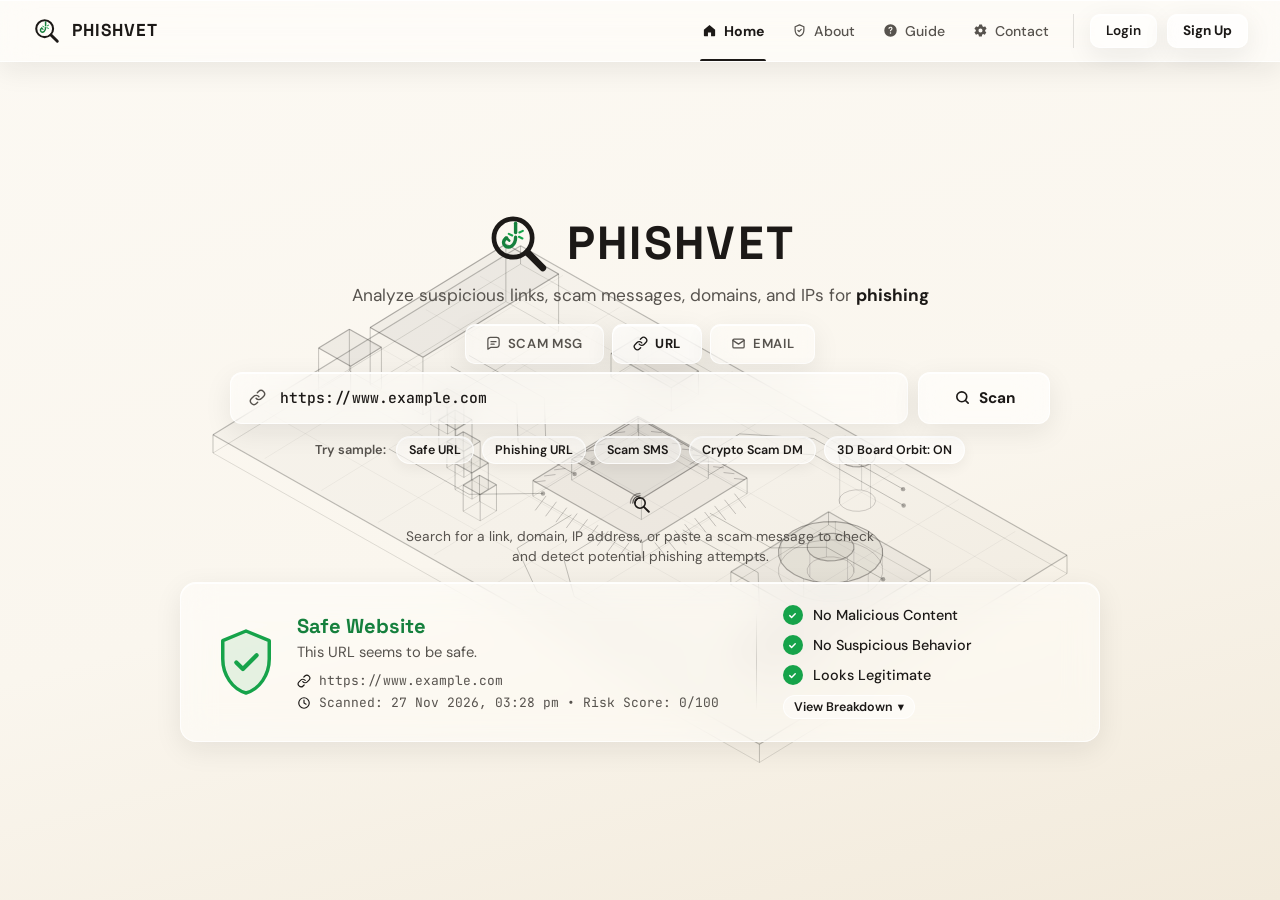
<file: index.html>
<!DOCTYPE html>
<html lang="en">

<head>
    <meta charset="UTF-8" />
    <meta name="viewport" content="width=device-width, initial-scale=1.0" />
    <title>PhishVet — Phishing Link &amp; Scam Message Checker</title>
    <link rel="preconnect" href="https://fonts.googleapis.com" />
    <link rel="preconnect" href="https://fonts.gstatic.com" crossorigin />
    <link
        href="https://fonts.googleapis.com/css2?family=DM+Sans:ital,opsz,wght@0,9..40,400;0,9..40,500;0,9..40,600;0,9..40,700&family=JetBrains+Mono:wght@400;500&family=Space+Grotesk:wght@600;700&display=swap"
        rel="stylesheet" />
    <link rel="stylesheet" href="style.css">
</head>

<body>
    <!-- Warm Cream Backdrop + 3D Isometric Wireframe Circuit Board (z-index: -1) -->
    <div class="bg-stage" aria-hidden="true">
        <canvas id="pcb-canvas"></canvas>
    </div>

    <!-- Top Navigation Bar -->
    <header class="navbar">
        <div class="navbar-inner">
            <a href="#home" class="nav-brand" id="brand-home-link" aria-label="PhishVet Home">
                <svg class="brand-icon brand-icon--nav" viewBox="0 0 64 64" fill="none" aria-hidden="true">
                    <circle cx="27" cy="27" r="18" stroke="#1C1917" stroke-width="4.4" />
                    <path d="M40.5 40.5L54 54" stroke="#1C1917" stroke-width="6.2" stroke-linecap="round" />
                    <path d="M29 13L29 21" stroke="#15803D" stroke-width="3.2" stroke-linecap="round" />
                    <path d="M29 25C29 33 23 36 19.5 33.5C17 31.5 18 27 21 26" stroke="#15803D" stroke-width="3.2"
                        stroke-linecap="round" />
                    <path d="M20.5 25.5L23.5 28.5" stroke="#15803D" stroke-width="2.4" stroke-linecap="round" />
                    <path d="M23 22L26 23.5M32.5 21L35.5 19.5M32 25L35 26.5" stroke="#16A34A" stroke-width="2"
                        stroke-linecap="round" />
                </svg>
                <span class="brand-wordmark brand-wordmark--nav">PHISHVET</span>
            </a>

            <button type="button" class="nav-toggle" id="nav-toggle" aria-expanded="false"
                aria-controls="nav-right-group" aria-label="Toggle navigation menu">
                <svg viewBox="0 0 24 24" fill="none" stroke="currentColor" stroke-width="2" stroke-linecap="round">
                    <path d="M4 7h16M4 12h16M4 17h16" />
                </svg>
            </button>

            <div class="nav-right-group" id="nav-right-group">
                <nav class="nav-links" aria-label="Primary Navigation">
                    <button type="button" class="nav-link is-active" data-nav="home">
                        <svg class="nav-link-icon" viewBox="0 0 24 24" fill="currentColor" aria-hidden="true">
                            <path d="M12 3.2L3 10.7V20a1 1 0 001 1h5.5v-6h5v6H20a1 1 0 001-1v-9.3L12 3.2z" />
                        </svg>
                        <span>Home</span>
                    </button>

                    <button type="button" class="nav-link" data-nav="about">
                        <svg class="nav-link-icon" viewBox="0 0 24 24" fill="none" stroke="currentColor"
                            stroke-width="2" stroke-linecap="round" stroke-linejoin="round" aria-hidden="true">
                            <path d="M12 3l7 3v5c0 4.5-3 8.4-7 10-4-1.6-7-5.5-7-10V6l7-3z" />
                            <path d="M9.5 12l1.8 1.8 3.5-3.6" />
                        </svg>
                        <span>About</span>
                    </button>

                    <button type="button" class="nav-link" data-nav="guide">
                        <svg class="nav-link-icon" viewBox="0 0 24 24" fill="currentColor" aria-hidden="true">
                            <path
                                d="M12 2a10 10 0 100 20 10 10 0 000-20zm0 15.2a1.15 1.15 0 110-2.3 1.15 1.15 0 010 2.3zm1.6-5.7c-.6.4-.8.7-.8 1.5v.3h-1.8v-.4c0-1.2.5-1.9 1.4-2.5.6-.4 1-.8 1-1.4 0-.8-.6-1.3-1.4-1.3-.8 0-1.4.5-1.5 1.3H8.7c.1-1.7 1.4-2.9 3.3-2.9 1.9 0 3.2 1.1 3.2 2.8 0 1.1-.5 1.9-1.6 2.6z" />
                        </svg>
                        <span>Guide</span>
                    </button>

                    <button type="button" class="nav-link" data-nav="contact">
                        <svg class="nav-link-icon" viewBox="0 0 24 24" fill="currentColor" aria-hidden="true">
                            <path
                                d="M19.4 13a7.9 7.9 0 000-2l2-1.5a.5.5 0 00.1-.6l-1.9-3.3a.5.5 0 00-.6-.2l-2.3.9a7.4 7.4 0 00-1.7-1l-.4-2.4a.5.5 0 00-.5-.4h-3.8a.5.5 0 00-.5.4l-.4 2.4a7.4 7.4 0 00-1.7 1l-2.3-.9a.5.5 0 00-.6.2L2.5 8.9a.5.5 0 00.1.6l2 1.5a7.9 7.9 0 000 2l-2 1.5a.5.5 0 00-.1.6l1.9 3.3a.5.5 0 00.6.2l2.3-.9a7.4 7.4 0 001.7 1l.4 2.4a.5.5 0 00.5.4h3.8a.5.5 0 00.5-.4l.4-2.4a7.4 7.4 0 001.7-1l2.3.9a.5.5 0 00.6-.2l1.9-3.3a.5.5 0 00-.1-.6l-2-1.5zM12 15.2a3.2 3.2 0 110-6.4 3.2 3.2 0 010 6.4z" />
                        </svg>
                        <span>Contact</span>
                    </button>
                </nav>

                <div class="nav-auth">
                    <button type="button" class="glass-btn glass-btn--login" id="btn-login" data-auth="login">
                        Login
                    </button>
                    <button type="button" class="glass-btn glass-btn--signup" id="btn-signup" data-auth="signup">
                        Sign Up
                    </button>
                </div>
            </div>
        </div>
    </header>

    <!-- Main Content -->
    <main class="main-shell" id="home">
        <!-- Hero Branding -->
        <section class="hero-section" aria-label="PhishVet Hero">
            <div class="hero-lockup">
                <svg class="brand-icon brand-icon--hero" viewBox="0 0 80 80" fill="none" aria-hidden="true">
                    <circle cx="33" cy="33" r="22.5" stroke="#1C1917" stroke-width="5.5" />
                    <path d="M50 50L68 68" stroke="#1C1917" stroke-width="8" stroke-linecap="round" />
                    <path d="M36 15.5L36 26.5" stroke="#15803D" stroke-width="4" stroke-linecap="round" />
                    <path d="M36 32C36 42 28.5 45.5 24 42.5C20.5 40 21.5 34.5 25.5 33" stroke="#15803D" stroke-width="4"
                        stroke-linecap="round" />
                    <path d="M24.5 32.5L28.5 36" stroke="#15803D" stroke-width="3" stroke-linecap="round" />
                    <path d="M28 28L32 30M40.5 26.5L44.5 24.5M40 31.5L44 33.5" stroke="#16A34A" stroke-width="2.4"
                        stroke-linecap="round" />
                </svg>
                <h1 class="brand-wordmark brand-wordmark--hero">PHISHVET</h1>
            </div>

            <p class="hero-subtitle">
                Analyze suspicious links, scam messages, domains, and IPs for <span
                    class="hero-subtitle-accent">phishing</span>
            </p>
        </section>

        <!-- Scanner Widget -->
        <section class="scanner-section" aria-label="Phishing Link, Scam Message, and Email Checker">
            <!-- Top Tabs (SCAM MSG / URL / EMAIL) -->
            <div class="scanner-tabs" role="tablist" aria-label="Check mode">
                <button type="button" class="scanner-tab" id="tab-message" role="tab" aria-selected="false"
                    aria-controls="panel-message">
                    <svg class="tab-icon" viewBox="0 0 24 24" fill="none" stroke="currentColor" stroke-width="2"
                        stroke-linecap="round" stroke-linejoin="round" aria-hidden="true">
                        <path d="M21 14a4 4 0 01-4 4H8l-5 3V6a4 4 0 014-4h10a4 4 0 014 4v8z" />
                        <path d="M8 9h8M8 13h5" />
                    </svg>
                    <span>SCAM MSG</span>
                </button>

                <button type="button" class="scanner-tab is-active" id="tab-url" role="tab" aria-selected="true"
                    aria-controls="panel-url">
                    <svg class="tab-icon" viewBox="0 0 24 24" fill="none" stroke="currentColor" stroke-width="2.1"
                        stroke-linecap="round" stroke-linejoin="round" aria-hidden="true">
                        <path d="M10 13a5 5 0 007.54.54l3-3a5 5 0 00-7.07-7.07l-1.72 1.71" />
                        <path d="M14 11a5 5 0 00-7.54-.54l-3 3a5 5 0 007.07 7.07l1.71-1.71" />
                    </svg>
                    <span>URL</span>
                </button>

                <button type="button" class="scanner-tab" id="tab-email" role="tab" aria-selected="false"
                    aria-controls="panel-email">
                    <svg class="tab-icon" viewBox="0 0 24 24" fill="none" stroke="currentColor" stroke-width="2"
                        stroke-linecap="round" stroke-linejoin="round" aria-hidden="true">
                        <rect x="3" y="5" width="18" height="14" rx="2" />
                        <path d="M3 7l9 6 9-6" />
                    </svg>
                    <span>EMAIL</span>
                </button>
            </div>

            <!-- Main Input Bar + Scan Button -->
            <form class="scanner-form" id="scanner-form" novalidate>
                <!-- URL Panel -->
                <div class="scanner-input-wrap" id="panel-url" role="tabpanel" aria-labelledby="tab-url">
                    <svg class="input-leading-icon" viewBox="0 0 24 24" fill="none" stroke="currentColor"
                        stroke-width="2" stroke-linecap="round" stroke-linejoin="round" aria-hidden="true">
                        <path d="M10 13a5 5 0 007.54.54l3-3a5 5 0 00-7.07-7.07l-1.72 1.71" />
                        <path d="M14 11a5 5 0 00-7.54-.54l-3 3a5 5 0 007.07 7.07l1.71-1.71" />
                    </svg>
                    <input type="text" id="url-input" class="scanner-input" value="https://www.example.com"
                        placeholder="Paste a suspicious link (e.g. https://...) to inspect..." autocomplete="off"
                        spellcheck="false" aria-label="Enter a URL, domain, or IP address to check" />
                </div>

                <!-- SCAM MSG Panel -->
                <div class="scanner-input-wrap scanner-input-wrap--rich is-hidden" id="panel-message" role="tabpanel"
                    aria-labelledby="tab-message">
                    <div class="rich-field-header">
                        <label for="message-input" class="rich-field-label">
                            <svg class="input-leading-icon" viewBox="0 0 24 24" fill="none" stroke="currentColor"
                                stroke-width="2" stroke-linecap="round" stroke-linejoin="round" aria-hidden="true">
                                <path d="M21 14a4 4 0 01-4 4H8l-5 3V6a4 4 0 014-4h10a4 4 0 014 4v8z" />
                            </svg>
                            <span>Message to check</span>
                        </label>
                        <span class="rich-char-hint" id="message-char-hint">SMS or WhatsApp</span>
                    </div>
                    <textarea id="message-input" class="scanner-textarea" rows="2"
                        placeholder="Paste a suspicious SMS or WhatsApp message..." spellcheck="false"></textarea>
                </div>

                <!-- EMAIL Panel -->
                <div class="scanner-input-wrap scanner-input-wrap--rich is-hidden" id="panel-email" role="tabpanel"
                    aria-labelledby="tab-email">
                    <div class="rich-field-header">
                        <label for="email-input" class="rich-field-label">
                            <svg class="input-leading-icon" viewBox="0 0 24 24" fill="none" stroke="currentColor"
                                stroke-width="2" stroke-linecap="round" stroke-linejoin="round" aria-hidden="true">
                                <rect x="3" y="5" width="18" height="14" rx="2" />
                                <path d="M3 7l9 6 9-6" />
                            </svg>
                            <span>Email to check</span>
                        </label>
                        <span class="rich-char-hint" id="email-char-hint">Address, headers, or body</span>
                    </div>
                    <textarea id="email-input" class="scanner-textarea scanner-textarea--mono" rows="2"
                        placeholder="Enter a suspicious email address or paste email text..."
                        spellcheck="false"></textarea>
                </div>

                <button type="submit" class="scan-btn" id="scan-btn">
                    <svg class="scan-btn-icon" viewBox="0 0 24 24" fill="none" stroke="currentColor" stroke-width="2.3"
                        stroke-linecap="round" stroke-linejoin="round" aria-hidden="true">
                        <circle cx="11" cy="11" r="7" />
                        <line x1="20" y1="20" x2="16.2" y2="16.2" />
                    </svg>
                    <span id="scan-btn-text">Scan</span>
                </button>
            </form>

            <!-- Try Sample Pill Row + 3D Board Orbit Toggle -->
            <div class="sample-row" aria-label="Sample scans and 3D board controls">
                <span class="sample-label">Try sample:</span>
                <button type="button" class="sample-pill" data-sample="safe-url">Safe URL</button>
                <button type="button" class="sample-pill" data-sample="phishing-url">Phishing URL</button>
                <button type="button" class="sample-pill" data-sample="scam-sms">Scam SMS</button>
                <button type="button" class="sample-pill" data-sample="crypto-dm">Crypto Scam DM</button>
                <button type="button" class="sample-pill sample-pill--orbit is-on" id="orbit-toggle"
                    aria-pressed="true">
                    3D Board Orbit: ON
                </button>
            </div>

            <!-- Radar Magnifier Emblem & Helper Caption -->
            <div class="scanner-emblem-block">
                <div class="divider-emblem" aria-hidden="true">
                    <svg viewBox="0 0 40 40" fill="none">
                        <path d="M8 20a12 12 0 0112-12" stroke="currentColor" stroke-width="1.6" stroke-linecap="round"
                            opacity="0.45" />
                        <path d="M11 20a9 9 0 019-9" stroke="currentColor" stroke-width="1.6" stroke-linecap="round"
                            opacity="0.7" />
                        <path d="M14 20a6 6 0 016-6" stroke="currentColor" stroke-width="1.6" stroke-linecap="round" />
                        <circle cx="20" cy="20" r="6.5" stroke="currentColor" stroke-width="2" />
                        <path d="M24.8 24.8L31 31" stroke="currentColor" stroke-width="2.4" stroke-linecap="round" />
                    </svg>
                </div>

                <p class="scanner-caption" id="scanner-caption">
                    Search for a link, domain, IP address, or paste a scam message to check<br />
                    and detect potential phishing attempts.
                </p>
            </div>
        </section>

        <!-- Bottom Scan Result Card -->
        <section class="result-section" aria-live="polite" aria-label="Scan Result">
            <div class="result-card is-safe" id="result-card">
                <div class="result-main-grid">
                    <div class="result-left">
                        <div class="result-shield-wrap" id="result-shield-wrap" aria-hidden="true">
                            <svg class="result-shield-svg" id="result-shield-svg" viewBox="0 0 64 72" fill="none">
                                <path d="M32 4L8 14v19c0 16.5 10.2 31.1 24 35 13.8-3.9 24-18.5 24-35V14L32 4z"
                                    stroke="currentColor" stroke-width="3.6" fill="currentColor" fill-opacity="0.1"
                                    stroke-linejoin="round" />
                                <path id="result-shield-symbol" d="M22 36.5l6.8 6.8L43 29" stroke="currentColor"
                                    stroke-width="4.4" stroke-linecap="round" stroke-linejoin="round" />
                            </svg>
                        </div>

                        <div class="result-meta">
                            <h2 class="result-title" id="result-title">Safe Website</h2>
                            <p class="result-subtitle" id="result-subtitle">This URL seems to be safe.</p>

                            <div class="result-details">
                                <div class="result-detail-row">
                                    <svg class="detail-icon" viewBox="0 0 24 24" fill="none" stroke="currentColor"
                                        stroke-width="2" stroke-linecap="round" stroke-linejoin="round"
                                        aria-hidden="true">
                                        <path d="M10 13a5 5 0 007.54.54l3-3a5 5 0 00-7.07-7.07l-1.72 1.71" />
                                        <path d="M14 11a5 5 0 00-7.54-.54l-3 3a5 5 0 007.07 7.07l1.71-1.71" />
                                    </svg>
                                    <span class="detail-text detail-text--mono"
                                        id="result-target">https://www.example.com</span>
                                </div>

                                <div class="result-detail-row result-detail-row--time">
                                    <svg class="detail-icon" viewBox="0 0 24 24" fill="none" stroke="currentColor"
                                        stroke-width="2" stroke-linecap="round" stroke-linejoin="round"
                                        aria-hidden="true">
                                        <circle cx="12" cy="12" r="9" />
                                        <polyline points="12 7 12 12 15.5 14" />
                                    </svg>
                                    <span class="detail-text detail-text--mono" id="result-timestamp">Scanned: 27 Nov
                                        2026, 03:28 pm &bull; Risk Score: 0/100</span>
                                </div>
                            </div>
                        </div>
                    </div>

                    <div class="result-divider" aria-hidden="true"></div>

                    <div class="result-right">
                        <ul class="result-checks" id="result-checks">
                            <li class="result-check-item">
                                <span class="check-badge" aria-hidden="true">
                                    <svg viewBox="0 0 20 20" fill="none">
                                        <path d="M5.8 10.2l2.8 2.8 5.6-5.8" stroke="currentColor" stroke-width="2.2"
                                            stroke-linecap="round" stroke-linejoin="round" />
                                    </svg>
                                </span>
                                <span>No Malicious Content</span>
                            </li>
                            <li class="result-check-item">
                                <span class="check-badge" aria-hidden="true">
                                    <svg viewBox="0 0 20 20" fill="none">
                                        <path d="M5.8 10.2l2.8 2.8 5.6-5.8" stroke="currentColor" stroke-width="2.2"
                                            stroke-linecap="round" stroke-linejoin="round" />
                                    </svg>
                                </span>
                                <span>No Suspicious Behavior</span>
                            </li>
                            <li class="result-check-item">
                                <span class="check-badge" aria-hidden="true">
                                    <svg viewBox="0 0 20 20" fill="none">
                                        <path d="M5.8 10.2l2.8 2.8 5.6-5.8" stroke="currentColor" stroke-width="2.2"
                                            stroke-linecap="round" stroke-linejoin="round" />
                                    </svg>
                                </span>
                                <span>Looks Legitimate</span>
                            </li>
                        </ul>

                        <button type="button" class="breakdown-toggle" id="breakdown-toggle" aria-expanded="false"
                            aria-controls="breakdown-panel">
                            <span id="breakdown-toggle-label">View Breakdown</span>
                            <span class="breakdown-caret" aria-hidden="true">&#9662;</span>
                        </button>
                    </div>
                </div>

                <!-- Expandable Breakdown Panel -->
                <div class="breakdown-panel is-hidden" id="breakdown-panel">
                    <div class="breakdown-grid" id="breakdown-grid">
                        <div class="breakdown-item">
                            <span class="breakdown-key">Domain &amp; TLD</span>
                            <span class="breakdown-val">Standard reputable TLD</span>
                        </div>
                        <div class="breakdown-item">
                            <span class="breakdown-key">Protocol</span>
                            <span class="breakdown-val">HTTPS encrypted</span>
                        </div>
                        <div class="breakdown-item">
                            <span class="breakdown-key">Phishing Signals</span>
                            <span class="breakdown-val">0 heuristics triggered</span>
                        </div>
                        <div class="breakdown-item">
                            <span class="breakdown-key">Risk Score</span>
                            <span class="breakdown-val">0 / 100 (Safe)</span>
                        </div>
                    </div>
                </div>
            </div>
        </section>
    </main>

    <!-- Compact Frosted Modal for About / Guide / Contact / Login / Sign Up -->
    <div class="info-modal-backdrop is-hidden" id="info-modal-backdrop" role="dialog" aria-modal="true"
        aria-labelledby="info-modal-title">
        <div class="info-modal">
            <div class="info-modal-header">
                <h3 class="info-modal-title" id="info-modal-title">PhishVet</h3>
                <button type="button" class="info-modal-close" id="info-modal-close" aria-label="Close dialog">
                    <svg viewBox="0 0 24 24" fill="none" stroke="currentColor" stroke-width="2" stroke-linecap="round">
                        <path d="M18 6L6 18M6 6l12 12" />
                    </svg>
                </button>
            </div>
            <div class="info-modal-body" id="info-modal-body"></div>
        </div>
    </div>

    <script src="./script.js"></script>
</body>

</html>
</file>
<file: style.css>
/* ==========================================================================
   PhishVet — Warm Cream + 3D Isometric Wireframe Circuit Board + Glassmorphism
   ========================================================================== */
:root {
    /* Warm Cream Base */
    --bg-cream: #faf6ee;
    --bg-cream-deep: #f2eadb;

    /* Frosted Glass Surfaces (0.42 - 0.62) */
    --glass-bg: rgba(255, 255, 255, 0.48);
    --glass-bg-subtle: rgba(255, 255, 255, 0.42);
    --glass-bg-strong: rgba(255, 255, 255, 0.62);
    --glass-blur: blur(16px) saturate(140%);

    /* Specular Borders & Warm Shadows */
    --glass-border: 1px solid rgba(255, 255, 255, 0.8);
    --glass-border-hover: rgba(255, 255, 255, 0.98);
    --glass-shadow:
        inset 0 1px 0 rgba(255, 255, 255, 0.92),
        0 8px 28px rgba(28, 25, 23, 0.08);
    --glass-shadow-hover:
        inset 0 1px 1px #ffffff,
        0 12px 32px rgba(28, 25, 23, 0.12);

    /* High-Contrast Typography & Semantic Emerald */
    --text-primary: #1c1917;
    --text-secondary: #57534e;
    --emerald-title: #15803d;
    --emerald-badge: #16a34a;

    /* Typography */
    --font-display: 'Space Grotesk', system-ui, -apple-system, sans-serif;
    --font-sans: 'DM Sans', system-ui, -apple-system, sans-serif;
    --font-mono: 'JetBrains Mono', ui-monospace, SFMono-Regular, Menlo, monospace;
}

*,
*::before,
*::after {
    box-sizing: border-box;
}

html {
    margin: 0;
    padding: 0;
    min-height: 100%;
    overflow-x: hidden;
    background-color: var(--bg-cream);
}

body {
    margin: 0;
    padding: 0;
    min-height: 100vh;
    overflow-x: hidden;
    background: transparent;
    color: var(--text-primary);
    font-family: var(--font-sans);
    -webkit-font-smoothing: antialiased;
    -moz-osx-font-smoothing: grayscale;
    display: flex;
    flex-direction: column;
    position: relative;
}

.is-hidden {
    display: none !important;
}

/* ==========================================================================
   Cream Canvas + 3D Isometric Wireframe Circuit Board (z-index: -1)
   ========================================================================== */
.bg-stage {
    position: fixed;
    inset: 0;
    z-index: -1;
    pointer-events: none;
    overflow: hidden;
    background: linear-gradient(165deg, #fcf9f3 0%, var(--bg-cream) 55%, var(--bg-cream-deep) 100%);
}

#pcb-canvas {
    position: absolute;
    inset: 0;
    width: 100%;
    height: 100%;
    display: block;
}

/* ==========================================================================
   Top Navigation Bar (Frosted Glass)
   ========================================================================== */
.navbar {
    position: relative;
    z-index: 20;
    width: 100%;
    height: 62px;
    background: var(--glass-bg);
    backdrop-filter: var(--glass-blur);
    -webkit-backdrop-filter: var(--glass-blur);
    border-bottom: var(--glass-border);
    box-shadow: var(--glass-shadow);
}

.navbar-inner {
    max-width: 1280px;
    height: 100%;
    margin: 0 auto;
    padding: 0 32px;
    display: flex;
    align-items: center;
    justify-content: space-between;
    gap: 20px;
}

.nav-brand {
    display: inline-flex;
    align-items: center;
    gap: 10px;
    text-decoration: none;
    flex-shrink: 0;
    border-radius: 6px;
}

.nav-brand:focus-visible {
    outline: 2px solid var(--text-primary);
    outline-offset: 4px;
}

.brand-icon--nav {
    width: 30px;
    height: 30px;
}

.brand-wordmark {
    font-family: var(--font-display);
    font-weight: 700;
    letter-spacing: 0.06em;
    color: var(--text-primary);
    line-height: 1;
    user-select: none;
}

.brand-wordmark--nav {
    font-size: 1.08rem;
}

.nav-right-group {
    display: flex;
    align-items: center;
    height: 100%;
    gap: 22px;
}

.nav-links {
    display: flex;
    align-items: stretch;
    height: 100%;
    gap: 24px;
}

.nav-link {
    position: relative;
    display: inline-flex;
    align-items: center;
    gap: 7px;
    padding: 0 2px;
    background: none;
    border: 0;
    color: var(--text-secondary);
    font-family: var(--font-sans);
    font-size: 0.88rem;
    font-weight: 500;
    cursor: pointer;
    transition: color 0.2s ease;
}

.nav-link:hover {
    color: var(--text-primary);
}

.nav-link:focus-visible {
    color: var(--text-primary);
    outline: 2px solid var(--text-primary);
    outline-offset: -4px;
    border-radius: 4px;
}

.nav-link.is-active {
    color: var(--text-primary);
    font-weight: 700;
}

.nav-link.is-active::after {
    content: '';
    position: absolute;
    left: 0;
    right: 0;
    bottom: 0;
    height: 2px;
    border-radius: 2px 2px 0 0;
    background: var(--text-primary);
}

.nav-link-icon {
    width: 15px;
    height: 15px;
    flex-shrink: 0;
}

.nav-auth {
    display: inline-flex;
    align-items: center;
    gap: 10px;
    padding-left: 16px;
    border-left: 1px solid rgba(28, 25, 23, 0.12);
}

.glass-btn {
    height: 34px;
    padding: 0 15px;
    border-radius: 10px;
    font-family: var(--font-sans);
    font-size: 0.85rem;
    font-weight: 600;
    color: var(--text-primary);
    cursor: pointer;
    border: var(--glass-border);
    background: var(--glass-bg);
    backdrop-filter: var(--glass-blur);
    -webkit-backdrop-filter: var(--glass-blur);
    box-shadow: var(--glass-shadow);
    transition: transform 0.16s ease, box-shadow 0.2s ease, background 0.2s ease, border-color 0.2s ease;
}

.glass-btn--signup {
    background: var(--glass-bg-strong);
    font-weight: 700;
}

.glass-btn:hover {
    transform: translateY(-1px);
    border-color: var(--glass-border-hover);
    background: rgba(255, 255, 255, 0.72);
    box-shadow: var(--glass-shadow-hover);
}

.glass-btn:focus-visible {
    outline: 2px solid var(--text-primary);
    outline-offset: 2px;
}

.nav-toggle {
    display: none;
    align-items: center;
    justify-content: center;
    width: 38px;
    height: 38px;
    border-radius: 10px;
    border: var(--glass-border);
    background: var(--glass-bg);
    backdrop-filter: var(--glass-blur);
    -webkit-backdrop-filter: var(--glass-blur);
    color: var(--text-primary);
    box-shadow: var(--glass-shadow);
    cursor: pointer;
}

.nav-toggle svg {
    width: 20px;
    height: 20px;
}

/* ==========================================================================
   Main Centered Shell
   ========================================================================== */
.main-shell {
    position: relative;
    z-index: 10;
    flex: 1;
    width: 100%;
    max-width: 1080px;
    margin: 0 auto;
    padding: 18px 24px 28px;
    display: flex;
    flex-direction: column;
    align-items: center;
    justify-content: center;
}

/* ==========================================================================
   Hero Section
   ========================================================================== */
.hero-section {
    display: flex;
    flex-direction: column;
    align-items: center;
    text-align: center;
    margin-bottom: 18px;
}

.hero-lockup {
    display: inline-flex;
    align-items: center;
    justify-content: center;
    gap: 14px;
    margin-bottom: 6px;
}

.brand-icon--hero {
    width: 68px;
    height: 68px;
    flex-shrink: 0;
}

.brand-wordmark--hero {
    margin: 0;
    font-size: clamp(2rem, 4.2vw, 2.9rem);
    letter-spacing: 0.05em;
    color: var(--text-primary);
}

.hero-subtitle {
    margin: 0;
    font-size: clamp(0.95rem, 1.4vw, 1.08rem);
    font-weight: 400;
    color: var(--text-secondary);
}

.hero-subtitle-accent {
    font-weight: 700;
    color: var(--text-primary);
}

/* ==========================================================================
   Scanner Section: Tabs + Main Input + Sample Pills + Emblem
   ========================================================================== */
.scanner-section {
    width: 100%;
    max-width: 820px;
    display: flex;
    flex-direction: column;
    align-items: center;
    margin-bottom: 16px;
}

.scanner-tabs {
    display: inline-flex;
    align-items: center;
    justify-content: center;
    gap: 8px;
    margin-bottom: 8px;
    position: relative;
    z-index: 2;
}

.scanner-tab {
    height: 40px;
    padding: 0 20px;
    border-radius: 10px;
    border: var(--glass-border);
    background: var(--glass-bg-subtle);
    backdrop-filter: var(--glass-blur);
    -webkit-backdrop-filter: var(--glass-blur);
    box-shadow: var(--glass-shadow);
    color: var(--text-secondary);
    font-family: var(--font-sans);
    font-size: 0.82rem;
    font-weight: 600;
    letter-spacing: 0.05em;
    display: inline-flex;
    align-items: center;
    justify-content: center;
    gap: 7px;
    cursor: pointer;
    transition: transform 0.16s ease, background 0.2s ease, color 0.2s ease, border-color 0.2s ease, box-shadow 0.2s ease;
}

.scanner-tab:hover {
    color: var(--text-primary);
    background: var(--glass-bg);
    transform: translateY(-1px);
}

.scanner-tab:focus-visible {
    outline: 2px solid var(--text-primary);
    outline-offset: 2px;
}

.scanner-tab.is-active {
    color: var(--text-primary);
    font-weight: 700;
    background: var(--glass-bg-strong);
    border-color: var(--glass-border-hover);
    box-shadow:
        inset 0 1.5px 0 #ffffff,
        0 10px 28px rgba(28, 25, 23, 0.1);
}

.tab-icon {
    width: 15px;
    height: 15px;
    flex-shrink: 0;
}

/* Main Input + Scan Button Row */
.scanner-form {
    width: 100%;
    display: flex;
    align-items: stretch;
    gap: 10px;
    position: relative;
    z-index: 3;
}

.scanner-input-wrap {
    flex: 1;
    min-width: 0;
    min-height: 52px;
    display: flex;
    align-items: center;
    gap: 12px;
    padding: 0 18px;
    border-radius: 12px;
    background: var(--glass-bg);
    backdrop-filter: var(--glass-blur);
    -webkit-backdrop-filter: var(--glass-blur);
    border: var(--glass-border);
    box-shadow: var(--glass-shadow);
    transition: border-color 0.2s ease, box-shadow 0.2s ease, background 0.2s ease;
}

.scanner-input-wrap:focus-within {
    background: var(--glass-bg-strong);
    border-color: var(--glass-border-hover);
    box-shadow:
        inset 0 1px 0 #ffffff,
        0 0 0 3px rgba(28, 25, 23, 0.08),
        0 10px 30px rgba(28, 25, 23, 0.1);
}

.input-leading-icon {
    width: 17px;
    height: 17px;
    color: var(--text-secondary);
    flex-shrink: 0;
}

.scanner-input {
    flex: 1;
    min-width: 0;
    height: 50px;
    border: 0;
    background: transparent;
    color: var(--text-primary);
    font-family: var(--font-mono);
    font-size: 0.92rem;
    font-weight: 500;
    outline: none;
}

.scanner-input::placeholder {
    font-family: var(--font-sans);
    color: var(--text-secondary);
    opacity: 0.78;
}

.scanner-input-wrap--rich {
    flex-direction: column;
    align-items: stretch;
    gap: 5px;
    padding: 10px 16px 12px;
}

.rich-field-header {
    display: flex;
    align-items: center;
    justify-content: space-between;
    gap: 12px;
}

.rich-field-label {
    display: inline-flex;
    align-items: center;
    gap: 7px;
    font-size: 0.8rem;
    font-weight: 700;
    letter-spacing: 0.02em;
    color: var(--text-primary);
}

.rich-char-hint {
    font-family: var(--font-mono);
    font-size: 0.74rem;
    color: var(--text-secondary);
}

.scanner-textarea {
    width: 100%;
    min-height: 62px;
    max-height: 140px;
    resize: vertical;
    border: 0;
    padding: 2px 4px 0 0;
    background: transparent;
    color: var(--text-primary);
    font-family: var(--font-sans);
    font-size: 0.92rem;
    line-height: 1.48;
    outline: none;
}

.scanner-textarea--mono {
    font-family: var(--font-mono);
    font-size: 0.88rem;
}

.scanner-textarea::placeholder {
    font-family: var(--font-sans);
    color: var(--text-secondary);
    opacity: 0.78;
}

.scan-btn {
    width: 132px;
    min-height: 52px;
    flex-shrink: 0;
    border-radius: 12px;
    border: var(--glass-border);
    background: var(--glass-bg-strong);
    backdrop-filter: var(--glass-blur);
    -webkit-backdrop-filter: var(--glass-blur);
    color: var(--text-primary);
    font-family: var(--font-sans);
    font-size: 0.96rem;
    font-weight: 700;
    display: inline-flex;
    align-items: center;
    justify-content: center;
    gap: 8px;
    cursor: pointer;
    box-shadow: var(--glass-shadow);
    transition: transform 0.16s ease, box-shadow 0.2s ease, background 0.2s ease, border-color 0.2s ease;
}

.scan-btn:hover {
    transform: translateY(-1px);
    border-color: var(--glass-border-hover);
    background: rgba(255, 255, 255, 0.78);
    box-shadow: var(--glass-shadow-hover);
}

.scan-btn:focus-visible {
    outline: 2px solid var(--text-primary);
    outline-offset: 2px;
}

.scan-btn:disabled {
    opacity: 0.7;
    cursor: wait;
}

.scan-btn-icon {
    width: 17px;
    height: 17px;
    color: var(--text-primary);
}

/* Sample Pill Row + 3D Board Orbit Toggle */
.sample-row {
    margin-top: 12px;
    display: flex;
    flex-wrap: wrap;
    align-items: center;
    justify-content: center;
    gap: 8px;
}

.sample-label {
    font-size: 0.8rem;
    font-weight: 600;
    color: var(--text-secondary);
    margin-right: 2px;
}

.sample-pill {
    height: 28px;
    padding: 0 12px;
    border-radius: 999px;
    border: var(--glass-border);
    background: var(--glass-bg-subtle);
    backdrop-filter: var(--glass-blur);
    -webkit-backdrop-filter: var(--glass-blur);
    box-shadow:
        inset 0 1px 0 rgba(255, 255, 255, 0.88),
        0 4px 14px rgba(28, 25, 23, 0.06);
    color: var(--text-primary);
    font-family: var(--font-sans);
    font-size: 0.78rem;
    font-weight: 600;
    cursor: pointer;
    transition: transform 0.15s ease, background 0.2s ease, border-color 0.2s ease, box-shadow 0.2s ease;
}

.sample-pill:hover {
    transform: translateY(-1px);
    background: var(--glass-bg-strong);
    border-color: var(--glass-border-hover);
}

.sample-pill:focus-visible {
    outline: 2px solid var(--text-primary);
    outline-offset: 2px;
}

.sample-pill--orbit.is-on {
    background: var(--glass-bg-strong);
    border-color: var(--glass-border-hover);
}

/* Radar Emblem & Helper Caption */
.scanner-emblem-block {
    margin-top: 22px;
    display: flex;
    flex-direction: column;
    align-items: center;
    text-align: center;
}

.divider-emblem {
    width: 34px;
    height: 34px;
    margin-bottom: 6px;
    color: var(--text-primary);
    display: inline-flex;
    align-items: center;
    justify-content: center;
}

.divider-emblem svg {
    width: 32px;
    height: 32px;
}

.scanner-caption {
    margin: 0;
    font-size: 0.86rem;
    line-height: 1.48;
    color: var(--text-secondary);
}

/* ==========================================================================
   Bottom Scan Result Card (Frosted Glass)
   ========================================================================== */
.result-section {
    width: 100%;
    max-width: 920px;
}

.result-card {
    border-radius: 16px;
    padding: 22px 34px;
    background: var(--glass-bg);
    backdrop-filter: var(--glass-blur);
    -webkit-backdrop-filter: var(--glass-blur);
    border: var(--glass-border);
    box-shadow: var(--glass-shadow);
    transition: border-color 0.2s ease, box-shadow 0.2s ease;
}

.result-card.is-warning {
    border-color: rgba(217, 119, 6, 0.55);
}

.result-card.is-danger {
    border-color: rgba(220, 38, 38, 0.55);
}

.result-main-grid {
    display: grid;
    grid-template-columns: 1.55fr auto 0.85fr;
    align-items: center;
    gap: 26px;
}

.result-left {
    display: flex;
    align-items: center;
    gap: 20px;
    min-width: 0;
}

.result-shield-wrap {
    width: 62px;
    height: 70px;
    flex-shrink: 0;
    color: var(--emerald-badge);
    transition: color 0.15s ease;
}

.result-card.is-warning .result-shield-wrap {
    color: #b45309;
}

.result-card.is-danger .result-shield-wrap {
    color: #dc2626;
}

.result-card.is-scanning .result-shield-wrap {
    color: var(--text-secondary);
    animation: pulseShield 1s ease-in-out infinite;
}

@keyframes pulseShield {

    0%,
    100% {
        transform: scale(1);
        opacity: 0.85;
    }

    50% {
        transform: scale(1.04);
        opacity: 1;
    }
}

.result-shield-svg {
    width: 100%;
    height: 100%;
    color: inherit;
}

.result-meta {
    min-width: 0;
}

.result-title {
    margin: 0 0 3px;
    font-family: var(--font-display);
    font-size: 1.26rem;
    font-weight: 700;
    color: var(--emerald-title);
}

.result-card.is-warning .result-title {
    color: #b45309;
}

.result-card.is-danger .result-title {
    color: #dc2626;
}

.result-card.is-scanning .result-title {
    color: var(--text-primary);
}

.result-subtitle {
    margin: 0 0 10px;
    font-size: 0.92rem;
    color: var(--text-secondary);
}

.result-details {
    display: flex;
    flex-direction: column;
    gap: 5px;
}

.result-detail-row {
    display: flex;
    align-items: center;
    gap: 8px;
    font-size: 0.81rem;
    color: var(--text-secondary);
    min-width: 0;
}

.detail-icon {
    width: 14px;
    height: 14px;
    color: var(--text-primary);
    flex-shrink: 0;
}

.detail-text {
    overflow: hidden;
    text-overflow: ellipsis;
    white-space: nowrap;
}

.detail-text--mono {
    font-family: var(--font-mono);
}

.result-detail-row--time .detail-text {
    white-space: normal;
}

.result-divider {
    width: 1px;
    height: 98px;
    background: linear-gradient(180deg, transparent, rgba(28, 25, 23, 0.16), transparent);
}

.result-right {
    display: flex;
    flex-direction: column;
    align-items: flex-start;
    gap: 10px;
}

.result-checks {
    list-style: none;
    margin: 0;
    padding: 0;
    display: flex;
    flex-direction: column;
    gap: 10px;
}

.result-check-item {
    display: flex;
    align-items: center;
    gap: 10px;
    font-size: 0.9rem;
    color: var(--text-primary);
    font-weight: 500;
}

.check-badge {
    width: 20px;
    height: 20px;
    border-radius: 999px;
    flex-shrink: 0;
    display: inline-flex;
    align-items: center;
    justify-content: center;
    background: var(--emerald-badge);
    color: #ffffff;
}

.check-badge.is-warn {
    background: #b45309;
}

.check-badge.is-bad {
    background: #dc2626;
}

.check-badge.is-info {
    background: var(--text-secondary);
}

.check-badge svg {
    width: 13px;
    height: 13px;
}

.breakdown-toggle {
    display: inline-flex;
    align-items: center;
    gap: 5px;
    padding: 3px 10px;
    border-radius: 999px;
    border: var(--glass-border);
    background: var(--glass-bg-subtle);
    color: var(--text-primary);
    font-family: var(--font-sans);
    font-size: 0.78rem;
    font-weight: 600;
    cursor: pointer;
    transition: background 0.2s ease, border-color 0.2s ease;
}

.breakdown-toggle:hover {
    background: var(--glass-bg-strong);
    border-color: var(--glass-border-hover);
}

.breakdown-caret {
    display: inline-block;
    transition: transform 0.2s ease;
}

.breakdown-toggle[aria-expanded='true'] .breakdown-caret {
    transform: rotate(180deg);
}

.breakdown-panel {
    margin-top: 16px;
    padding-top: 14px;
    border-top: 1px solid rgba(28, 25, 23, 0.12);
}

.breakdown-grid {
    display: grid;
    grid-template-columns: repeat(4, minmax(0, 1fr));
    gap: 12px;
}

.breakdown-item {
    padding: 10px 12px;
    border-radius: 10px;
    background: rgba(255, 255, 255, 0.45);
    border: 1px solid rgba(255, 255, 255, 0.8);
    display: flex;
    flex-direction: column;
    gap: 3px;
}

.breakdown-key {
    font-size: 0.72rem;
    font-weight: 600;
    text-transform: uppercase;
    letter-spacing: 0.04em;
    color: var(--text-secondary);
}

.breakdown-val {
    font-family: var(--font-mono);
    font-size: 0.78rem;
    font-weight: 500;
    color: var(--text-primary);
}

/* ==========================================================================
   Compact Frosted Modal (About / Guide / Contact / Login / Sign Up)
   ========================================================================== */
.info-modal-backdrop {
    position: fixed;
    inset: 0;
    z-index: 50;
    background: rgba(28, 25, 23, 0.22);
    backdrop-filter: blur(8px);
    -webkit-backdrop-filter: blur(8px);
    display: flex;
    align-items: center;
    justify-content: center;
    padding: 20px;
}

.info-modal {
    width: 100%;
    max-width: 440px;
    border-radius: 16px;
    background: rgba(255, 255, 255, 0.74);
    backdrop-filter: var(--glass-blur);
    -webkit-backdrop-filter: var(--glass-blur);
    border: var(--glass-border);
    box-shadow: var(--glass-shadow-hover);
    padding: 22px 24px;
}

.info-modal-header {
    display: flex;
    align-items: center;
    justify-content: space-between;
    margin-bottom: 14px;
}

.info-modal-title {
    margin: 0;
    font-family: var(--font-display);
    font-size: 1.08rem;
    color: var(--text-primary);
}

.info-modal-close {
    width: 32px;
    height: 32px;
    border-radius: 9px;
    border: var(--glass-border);
    background: var(--glass-bg);
    color: var(--text-secondary);
    display: inline-flex;
    align-items: center;
    justify-content: center;
    cursor: pointer;
}

.info-modal-close:hover {
    color: var(--text-primary);
}

.info-modal-close svg {
    width: 16px;
    height: 16px;
}

.info-modal-body {
    font-size: 0.92rem;
    line-height: 1.6;
    color: var(--text-secondary);
}

.info-modal-body p {
    margin: 0 0 10px;
}

.info-modal-body strong {
    color: var(--text-primary);
}

.info-modal-body ul {
    margin: 6px 0 0;
    padding-left: 18px;
}

.info-modal-body li {
    margin-bottom: 6px;
}

.modal-auth-form {
    display: flex;
    flex-direction: column;
    gap: 12px;
}

.modal-field {
    display: flex;
    flex-direction: column;
    gap: 5px;
}

.modal-field label {
    font-size: 0.82rem;
    font-weight: 600;
    color: var(--text-secondary);
}

.modal-field input {
    height: 40px;
    padding: 0 12px;
    border-radius: 10px;
    border: var(--glass-border);
    background: rgba(255, 255, 255, 0.58);
    color: var(--text-primary);
    font-family: var(--font-sans);
    font-size: 0.9rem;
    outline: none;
}

.modal-auth-submit {
    margin-top: 4px;
    height: 40px;
    border-radius: 10px;
    border: var(--glass-border);
    background: var(--text-primary);
    color: #ffffff;
    font-family: var(--font-sans);
    font-size: 0.92rem;
    font-weight: 600;
    cursor: pointer;
}

.modal-auth-note {
    margin: 4px 0 0;
    font-size: 0.8rem;
    font-weight: 600;
    color: var(--emerald-title);
}

/* ==========================================================================
   Responsive Breakpoints
   ========================================================================== */
@media (max-width: 920px) {
    .navbar-inner {
        padding: 0 20px;
    }

    .nav-right-group {
        gap: 14px;
    }

    .nav-links {
        gap: 16px;
    }

    .nav-auth {
        padding-left: 12px;
        gap: 8px;
    }

    .glass-btn {
        padding: 0 12px;
        font-size: 0.82rem;
    }

    .breakdown-grid {
        grid-template-columns: repeat(2, minmax(0, 1fr));
    }
}

@media (max-width: 820px) {
    .result-main-grid {
        grid-template-columns: 1fr;
        gap: 18px;
    }

    .result-divider {
        width: 100%;
        height: 1px;
        background: linear-gradient(90deg, transparent, rgba(28, 25, 23, 0.16), transparent);
    }
}

@media (max-width: 720px) {
    .nav-toggle {
        display: inline-flex;
    }

    .nav-right-group {
        display: none;
        position: absolute;
        top: 62px;
        left: 0;
        right: 0;
        height: auto;
        flex-direction: column;
        align-items: stretch;
        gap: 12px;
        background: rgba(255, 255, 255, 0.88);
        backdrop-filter: var(--glass-blur);
        -webkit-backdrop-filter: var(--glass-blur);
        border-bottom: var(--glass-border);
        box-shadow: var(--glass-shadow);
        padding: 10px 20px 18px;
    }

    .nav-right-group.is-open {
        display: flex;
    }

    .nav-links {
        flex-direction: column;
        height: auto;
        gap: 0;
    }

    .nav-link {
        padding: 11px 4px;
    }

    .nav-link.is-active::after {
        left: 0;
        right: auto;
        width: 64px;
    }

    .nav-auth {
        border-left: 0;
        border-top: 1px solid rgba(28, 25, 23, 0.12);
        padding-left: 0;
        padding-top: 12px;
    }

    .glass-btn {
        flex: 1;
        height: 38px;
    }

    .main-shell {
        padding: 18px 16px 28px;
    }

    .brand-icon--hero {
        width: 54px;
        height: 54px;
    }

    .scanner-tabs {
        width: 100%;
    }

    .scanner-tab {
        flex: 1;
        padding: 0 10px;
        font-size: 0.78rem;
    }

    .scanner-form {
        flex-direction: column;
    }

    .scanner-input-wrap {
        flex: 0 0 auto;
        width: 100%;
        min-height: 50px;
    }

    .scan-btn {
        width: 100%;
        min-height: 48px;
    }

    .result-card {
        padding: 20px;
    }

    .result-detail-row--time .detail-text {
        white-space: normal;
    }

    .result-left {
        gap: 16px;
    }

    .result-shield-wrap {
        width: 52px;
        height: 58px;
    }

    .breakdown-grid {
        grid-template-columns: 1fr;
    }
}
</file>
